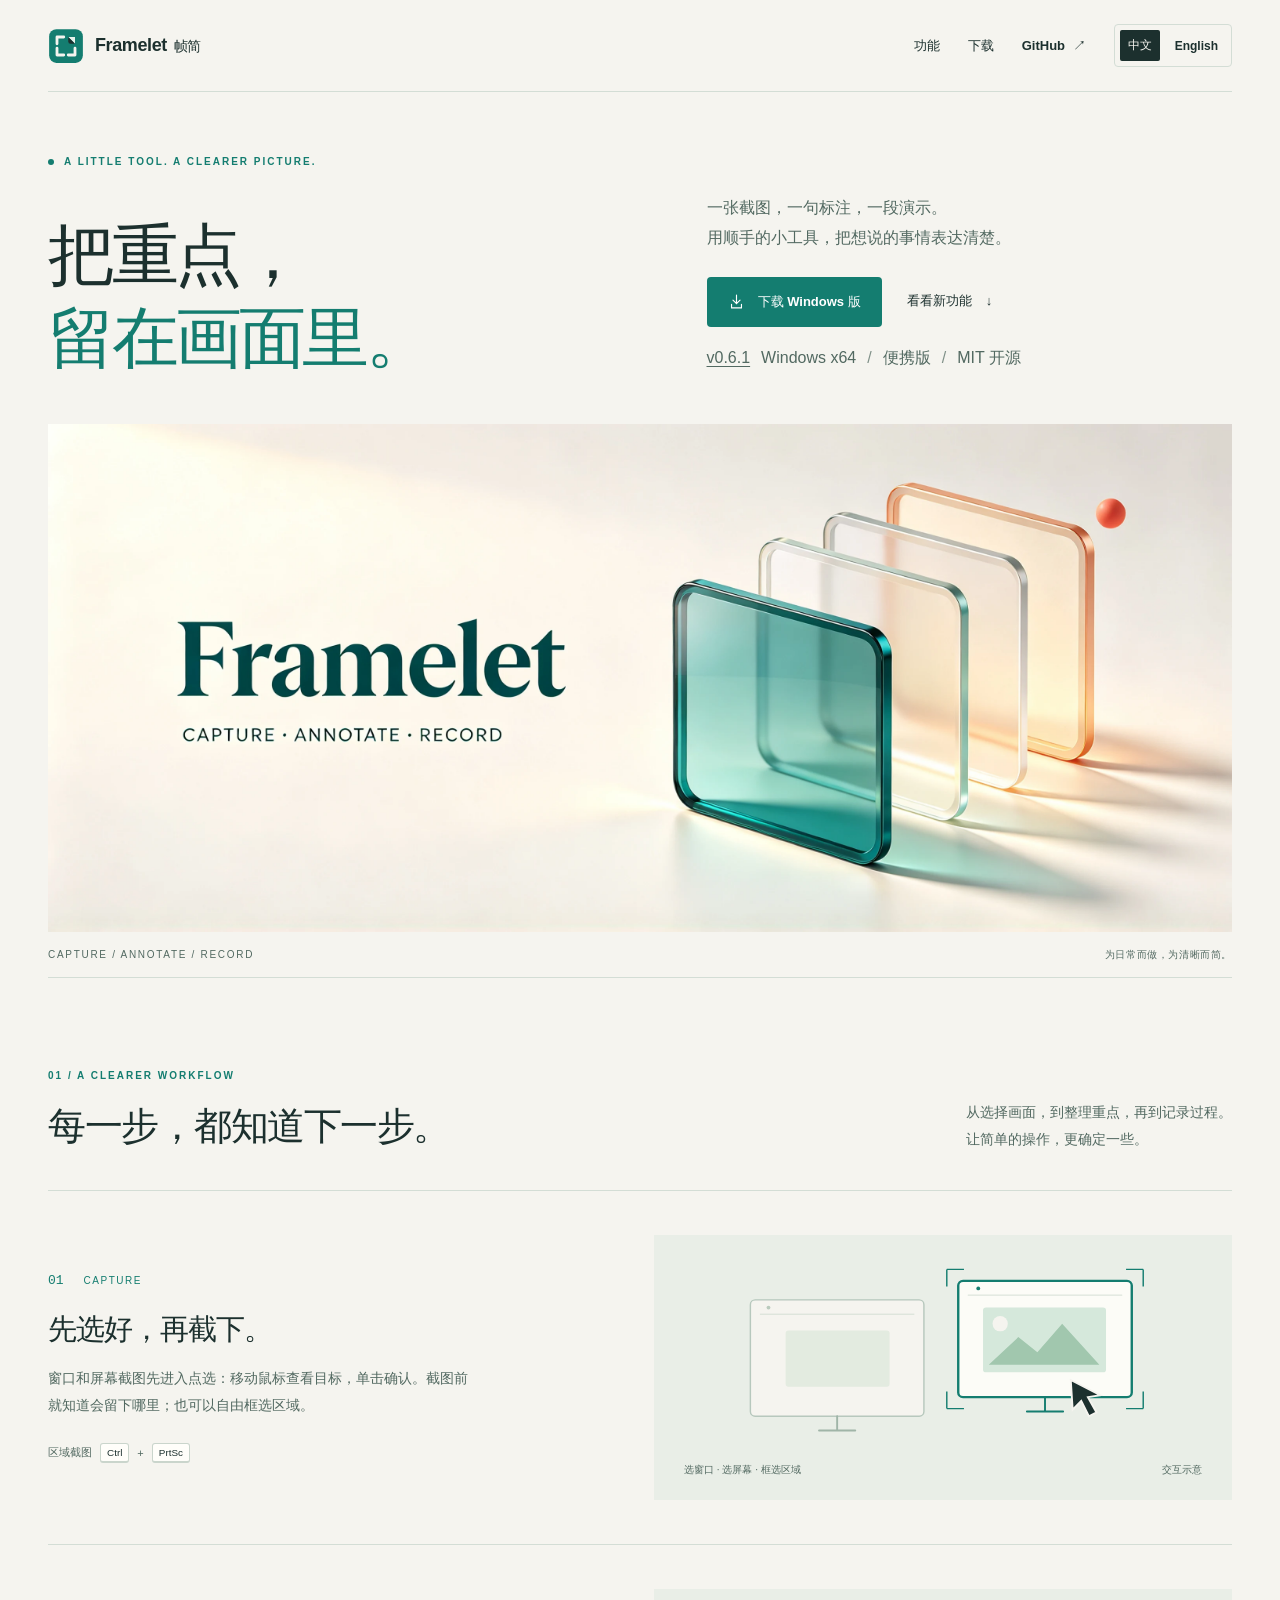
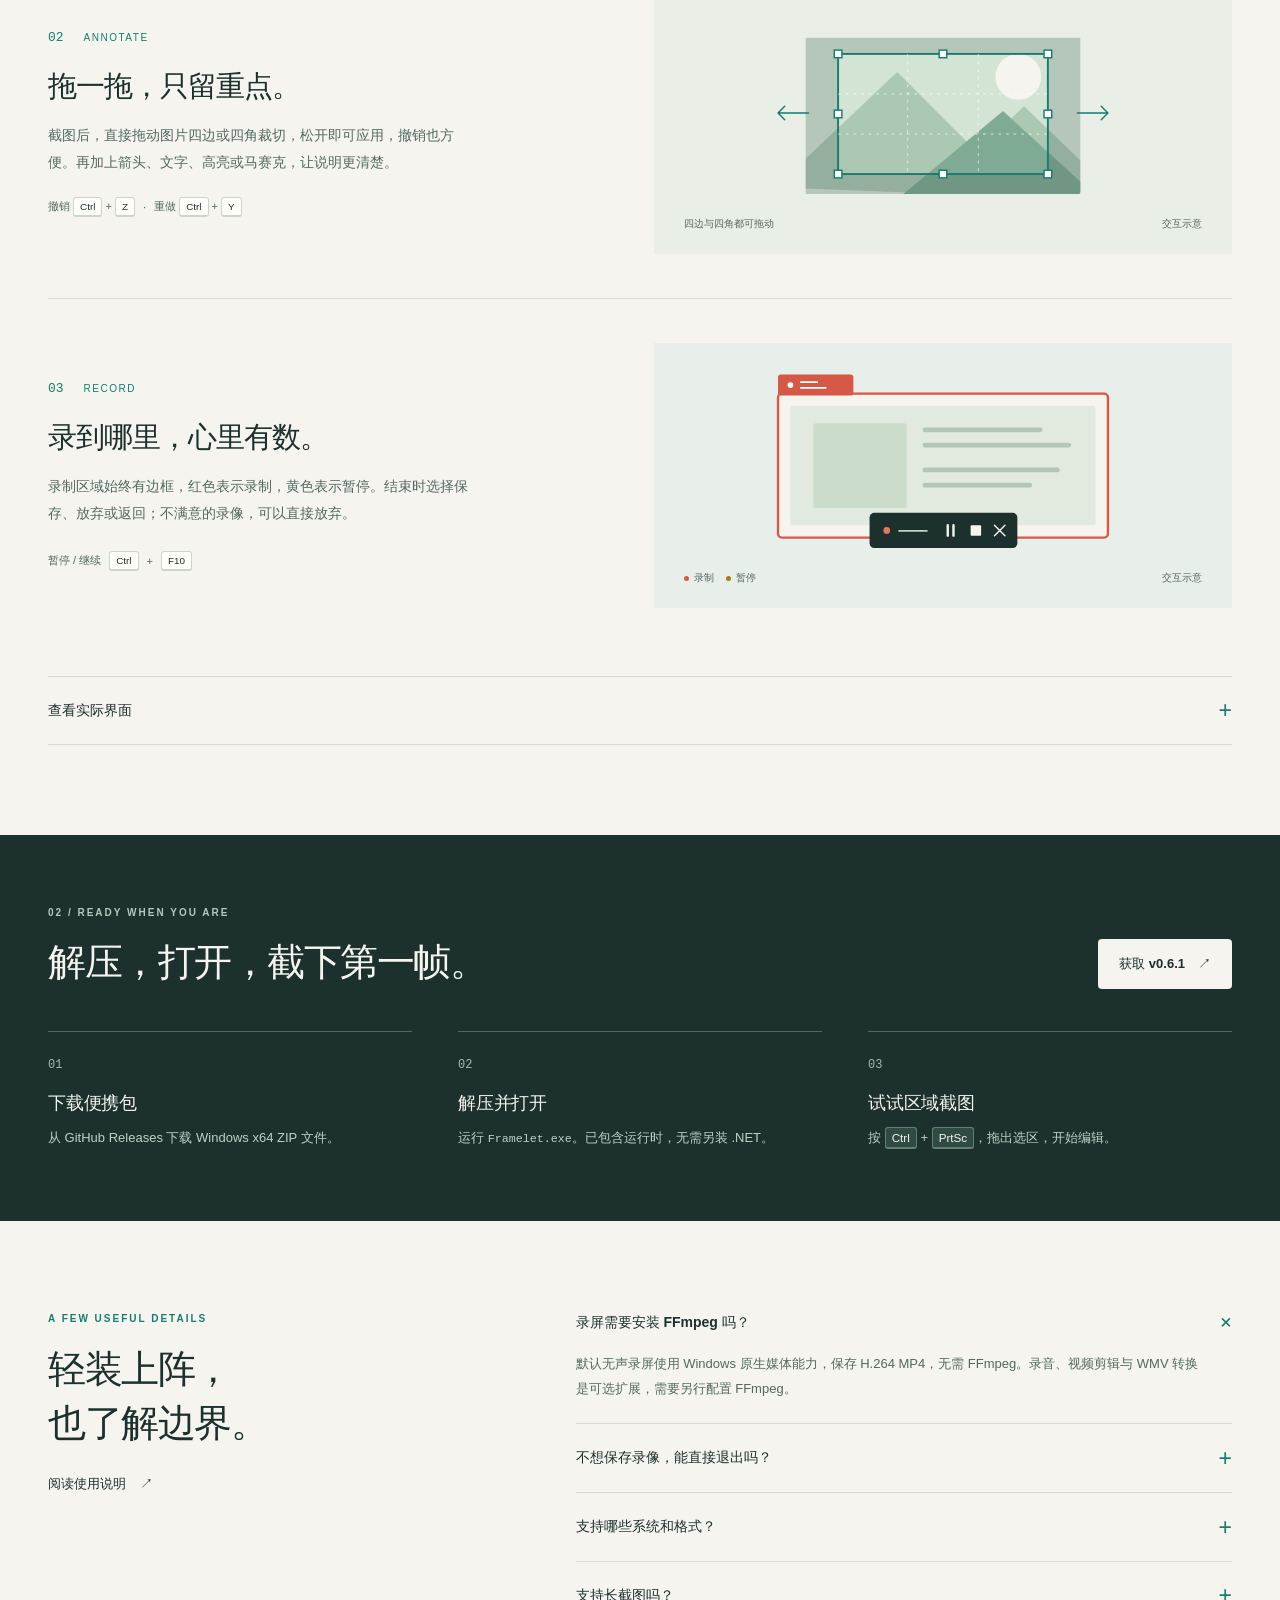
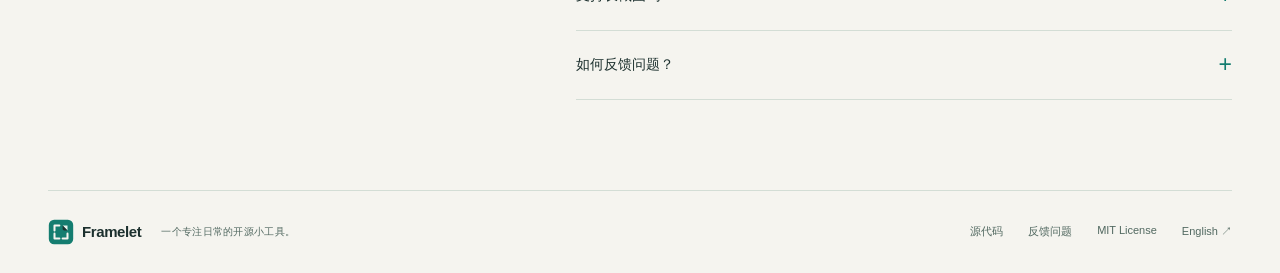
<file: docs/index.html>
<!doctype html>
<html lang="zh-CN">
<head>
  <meta charset="utf-8">
  <meta name="viewport" content="width=device-width, initial-scale=1">
  <meta name="theme-color" content="#1c302e">
  <meta name="description" content="开源的 Windows 截图、标注与录屏工具。点选窗口与屏幕，拖动边缘裁切，录制时看得见范围，结束后自由保存或放弃。便携运行，MIT 开源。">
  <meta property="og:type" content="website">
  <meta property="og:site_name" content="Framelet">
  <meta property="og:locale" content="zh_CN">
  <meta property="og:title" content="帧简 Framelet — 把重点，留在画面里。">
  <meta property="og:description" content="开源的 Windows 截图、标注与录屏工具。点选窗口与屏幕，拖动边缘裁切，录制时看得见范围，结束后自由保存或放弃。便携运行，MIT 开源。">
  <meta property="og:url" content="https://chenzhiyong1994.github.io/Framelet/">
  <meta property="og:image" content="https://chenzhiyong1994.github.io/Framelet/images/framelet-cover.webp">
  <meta property="og:image:width" content="3024">
  <meta property="og:image:height" content="1296">
  <meta property="og:image:alt" content="Framelet 品牌封面，暖白纸面上叠放的绿色取景框与清晰的品牌文字">
  <meta name="twitter:card" content="summary_large_image">
  <link rel="canonical" href="https://chenzhiyong1994.github.io/Framelet/">
  <link rel="alternate" hreflang="zh-CN" href="https://chenzhiyong1994.github.io/Framelet/">
  <link rel="alternate" hreflang="en" href="https://chenzhiyong1994.github.io/Framelet/en.html">
  <link rel="alternate" hreflang="x-default" href="https://chenzhiyong1994.github.io/Framelet/">
  <link rel="icon" type="image/svg+xml" href="images/framelet.svg">
  <link rel="stylesheet" href="site.css">
  <script src="site.js" defer></script>
  <title>帧简 Framelet — 把重点，留在画面里。</title>
</head>
<body>
  <a class="skip-link" href="#main">跳到主要内容</a>
  <header class="site-header wrap">
    <a class="brand" href="index.html" aria-label="帧简 Framelet 首页">
      <img src="images/framelet.svg" width="36" height="36" alt="">
      <span class="brand-name">Framelet <span lang="zh-CN">帧简</span></span>
    </a>
    <nav class="site-nav" aria-label="主导航">
      <a class="nav-section" href="#features">功能</a>
      <a class="nav-section" href="#start">下载</a>
      <a class="source-link" href="https://github.com/chenzhiyong1994/Framelet">GitHub <span class="nav-arrow" aria-hidden="true">↗</span></a>
      <div class="language-switch" role="group" aria-label="语言切换">
        <a href="index.html" lang="zh-CN" hreflang="zh-CN" aria-current="page">中文</a>
        <a href="en.html" lang="en" hreflang="en">English</a>
      </div>
    </nav>
  </header>

  <main id="main">
    <section class="hero wrap" aria-labelledby="hero-title">
      <p class="eyebrow"><span class="status-dot" aria-hidden="true"></span>A LITTLE TOOL. A CLEARER PICTURE.</p>
      <div class="hero-top">
        <h1 id="hero-title">把重点，<br><em>留在画面里。</em></h1>
        <div class="hero-copy">
          <p>一张截图，一句标注，一段演示。<br>用顺手的小工具，把想说的事情表达清楚。</p>
          <div class="hero-actions"><a class="button primary" href="https://github.com/chenzhiyong1994/Framelet/releases/latest"><svg viewBox="0 0 24 24" aria-hidden="true"><path d="M12 3v12m-5-5 5 5 5-5M5 16v5h14v-5"/></svg>下载 Windows 版</a><a class="text-link" href="#features">看看新功能 <span aria-hidden="true">↓</span></a></div>
          <p class="release-meta"><a href="https://github.com/chenzhiyong1994/Framelet/releases/tag/v0.6.1">v0.6.1</a><span>Windows x64</span><span>便携版</span><span>MIT 开源</span></p>
        </div>
      </div>
      <figure>
        <div class="hero-art"><img src="images/framelet-cover.webp" width="3024" height="1296" alt="Framelet 品牌封面，暖白纸面上叠放的绿色取景框与清晰的品牌文字" fetchpriority="high"></div>
        <figcaption class="hero-caption"><span>CAPTURE / ANNOTATE / RECORD</span><span>为日常而做，为清晰而简。</span></figcaption>
      </figure>
    </section>

    <section class="wrap section" id="features" aria-labelledby="features-title">
      <div class="section-heading"><div><p class="eyebrow">01 / A CLEARER WORKFLOW</p><h2 id="features-title">每一步，都知道下一步。</h2></div><p>从选择画面，到整理重点，再到记录过程。<br>让简单的操作，更确定一些。</p></div>
      <article class="feature-row">
        <div class="feature-copy"><div class="feature-index"><span>01</span>CAPTURE</div><h3>先选好，再截下。</h3><p>窗口和屏幕截图先进入点选：移动鼠标查看目标，单击确认。截图前就知道会留下哪里；也可以自由框选区域。</p><div class="feature-note">区域截图<kbd>Ctrl</kbd> + <kbd>PrtSc</kbd></div></div>
        <figure class="feature-art"><svg viewBox="0 0 480 215" aria-hidden="true" focusable="false">
  <rect x="38" y="45" width="182" height="122" rx="5" fill="#f5f4ef" stroke="#b7c8bd" stroke-width="1.5"/>
  <path d="M110 182h38m-19-15v15" stroke="#a0b5a8" stroke-width="2" stroke-linecap="round"/>
  <rect x="256" y="25" width="182" height="122" rx="5" fill="#fcfcf7" stroke="#147d70" stroke-width="2.5"/>
  <path d="M328 162h38m-19-15v15" stroke="#147d70" stroke-width="2" stroke-linecap="round"/>
  <path d="M48 60h162M266 40h162" stroke="#d4dfd4"/>
  <circle cx="57" cy="53" r="2" fill="#bacbbd"/><circle cx="277" cy="33" r="2" fill="#147d70"/>
  <rect x="75" y="77" width="109" height="59" rx="3" fill="#e3ebe0"/>
  <rect x="282" y="53" width="129" height="68" rx="3" fill="#d5e8db"/>
  <path d="m288 113 31-29 20 16 26-30 39 43" fill="#a1c7ae"/><circle cx="300" cy="70" r="8" fill="#f5f4ef"/>
  <path d="M244 13h18m-18 0v18m206-18h-18m18 0v18M244 159h18m-18 0v-18m206 18h-18m18 0v-18" fill="none" stroke="#147d70" stroke-width="1.5"/>
  <path d="m374 129 2 31 9-9 8 16 8-4-9-16 13-2Z" fill="#1c302e" stroke="#f5f4ef" stroke-width="2"/>
</svg><figcaption><span>选窗口 · 选屏幕 · 框选区域</span><span>交互示意</span></figcaption></figure>
      </article>
      <article class="feature-row">
        <div class="feature-copy"><div class="feature-index"><span>02</span>ANNOTATE</div><h3>拖一拖，只留重点。</h3><p>截图后，直接拖动图片四边或四角裁切，松开即可应用，撤销也方便。再加上箭头、文字、高亮或马赛克，让说明更清楚。</p><div class="feature-note"><span>撤销 <kbd>Ctrl</kbd> + <kbd>Z</kbd></span><span>·</span><span>重做 <kbd>Ctrl</kbd> + <kbd>Y</kbd></span></div></div>
        <figure class="feature-art"><svg viewBox="0 0 480 215" aria-hidden="true" focusable="false">
  <defs><clipPath id="crop-scene"><rect x="96" y="28" width="288" height="164" rx="3"/></clipPath></defs>
  <rect x="96" y="28" width="288" height="164" rx="3" fill="#d3e4d5"/>
  <g clip-path="url(#crop-scene)"><circle cx="319" cy="69" r="24" fill="#f5f4ef"/><path d="m64 185 128-121 83 83 50-47 103 99" fill="#abc8b3"/><path d="m190 199 113-94 103 94" fill="#7fab94"/></g>
  <path d="M96 28h288v164H96ZM130 45v126h220V45Z" fill="#1c302e" fill-opacity=".16" fill-rule="evenodd"/>
  <rect x="130" y="45" width="220" height="126" fill="none" stroke="#147d70" stroke-width="2"/>
  <path d="M203 45v126m74-126v126M130 87h220m-220 42h220" stroke="#fffefa" stroke-opacity=".7" stroke-dasharray="3 5"/>
  <g fill="#fffefa" stroke="#147d70" stroke-width="1.5"><rect x="126" y="41" width="8" height="8"/><rect x="236" y="41" width="8" height="8"/><rect x="346" y="41" width="8" height="8"/><rect x="126" y="104" width="8" height="8"/><rect x="346" y="104" width="8" height="8"/><rect x="126" y="167" width="8" height="8"/><rect x="236" y="167" width="8" height="8"/><rect x="346" y="167" width="8" height="8"/></g>
  <path d="M99 107H67m0 0 7-7m-7 7 7 7M381 107h32m0 0-7-7m7 7-7 7" fill="none" stroke="#147d70" stroke-width="1.5" stroke-linecap="round" stroke-linejoin="round"/>
</svg><figcaption><span>四边与四角都可拖动</span><span>交互示意</span></figcaption></figure>
      </article>
      <article class="feature-row">
        <div class="feature-copy"><div class="feature-index"><span>03</span>RECORD</div><h3>录到哪里，心里有数。</h3><p>录制区域始终有边框，红色表示录制，黄色表示暂停。结束时选择保存、放弃或返回；不满意的录像，可以直接放弃。</p><div class="feature-note">暂停 / 继续<kbd>Ctrl</kbd> + <kbd>F10</kbd></div></div>
        <figure class="feature-art record-art"><svg viewBox="0 0 480 215" aria-hidden="true" focusable="false">
  <rect x="67" y="30" width="346" height="151" rx="4" fill="#f5f4ef"/>
  <rect x="80" y="43" width="320" height="125" rx="2" fill="#e2e9de"/>
  <rect x="104" y="61" width="98" height="89" rx="3" fill="#ccdccb"/><path d="M221 68h121m-121 16h151m-151 26h139m-139 16h110" stroke="#b4c7b6" stroke-width="5" stroke-linecap="round"/>
  <rect x="67" y="30" width="346" height="151" rx="4" fill="none" stroke="#d65947" stroke-width="2.5"/>
  <rect x="67" y="10" width="79" height="22" rx="3" fill="#d65947"/><circle cx="80" cy="21" r="3" fill="#fffefa"/><path d="M91 18h17m-17 6h26" stroke="#fffefa" stroke-width="2" stroke-linecap="round"/>
  <rect x="163" y="155" width="155" height="37" rx="5" fill="#1c302e"/>
  <circle cx="181" cy="173.5" r="3.5" fill="#e57761"/><path d="M194 174h29" stroke="#c3d3c9" stroke-width="2" stroke-linecap="round"/>
  <path d="M245 168v11m6-11v11" stroke="#f5f4ef" stroke-width="2.5" stroke-linecap="round"/>
  <rect x="269" y="168" width="11" height="11" rx="1" fill="#f5f4ef"/>
  <path d="m294 168 11 11m0-11-11 11" stroke="#f5f4ef" stroke-width="1.5" stroke-linecap="round"/>
</svg><figcaption><div class="record-legend"><span><i class="legend-dot" aria-hidden="true"></i>录制</span><span><i class="legend-dot paused" aria-hidden="true"></i>暂停</span></div><span>交互示意</span></figcaption></figure>
      </article>

      <details class="actual-ui" id="screenshots">
        <summary>查看实际界面<span class="expand-icon" aria-hidden="true">+</span></summary>
        <p class="actual-intro">应用界面目前为中文。以下为应用界面截图，点击图片可放大查看，详细操作见使用说明。</p>
        <div class="screenshot-gallery">
          <figure><a class="screenshot-link" href="images/framelet-editor.jpg" data-screenshot="图像编辑器"><img src="images/framelet-editor.jpg" width="1266" height="813" loading="lazy" alt="Framelet 图像编辑器实际界面，菜单、工具栏、图像标签和画布分区排列"></a><figcaption>图像编辑器</figcaption></figure>
          <figure><a class="screenshot-link" href="images/framelet-recorder.png" data-screenshot="录屏设置"><img src="images/framelet-recorder.png" width="394" height="385" loading="lazy" alt="Framelet 录屏设置实际界面，包含录制范围、选项和控制按钮"></a><figcaption>录屏设置</figcaption></figure>
          <figure><a class="screenshot-link" href="images/framelet-panel.jpg" data-screenshot="浮动工具栏"><img src="images/framelet-panel.jpg" width="413" height="73" loading="lazy" alt="Framelet 浮动工具栏实际界面，提供截图、录屏、编辑与设置入口"></a><figcaption>浮动工具栏</figcaption></figure>
        </div>
      </details>
    </section>

    <section class="start-section" id="start" aria-labelledby="start-title">
      <div class="wrap">
        <div class="start-top"><div><p class="eyebrow">02 / READY WHEN YOU ARE</p><h2 id="start-title">解压，打开，截下第一帧。</h2></div><a class="button light" href="https://github.com/chenzhiyong1994/Framelet/releases/latest">获取 v0.6.1<span aria-hidden="true">↗</span></a></div>
        <ol class="steps"><li><span>01</span><h3>下载便携包</h3><p>从 GitHub Releases 下载 Windows x64 ZIP 文件。</p></li>
          <li><span>02</span><h3>解压并打开</h3><p>运行 <code>Framelet.exe</code>。已包含运行时，无需另装 .NET。</p></li>
          <li><span>03</span><h3>试试区域截图</h3><p>按 <kbd>Ctrl</kbd> + <kbd>PrtSc</kbd>，拖出选区，开始编辑。</p></li></ol>
      </div>
    </section>

    <section class="wrap section faq-section" aria-labelledby="faq-title">
      <div><p class="eyebrow">A FEW USEFUL DETAILS</p><h2 id="faq-title">轻装上阵，<br>也了解边界。</h2><a class="text-link" href="https://github.com/chenzhiyong1994/Framelet/blob/main/docs/usage.md">阅读使用说明<span aria-hidden="true">↗</span></a></div>
      <div class="faq-list"><details open><summary>录屏需要安装 FFmpeg 吗？<span class="expand-icon" aria-hidden="true">+</span></summary><p>默认无声录屏使用 Windows 原生媒体能力，保存 H.264 MP4，无需 FFmpeg。录音、视频剪辑与 WMV 转换是可选扩展，需要另行配置 FFmpeg。</p></details>
        <details><summary>不想保存录像，能直接退出吗？<span class="expand-icon" aria-hidden="true">+</span></summary><p>可以。结束录制或关闭录像机时，可选择保存、放弃或返回。录制中与暂停时，也能直接放弃录像。取消保存位置选择后，录像仍保留，可继续录制或放弃。</p></details>
        <details><summary>支持哪些系统和格式？<span class="expand-icon" aria-hidden="true">+</span></summary><p>便携版面向 Windows x64；原生录屏需要系统具备 Windows 媒体组件。图像支持 PNG、JPEG、BMP、GIF、TIFF，也可导出单页 PDF。GIF / TIFF 仅处理首帧或首页。</p></details>
        <details><summary>支持长截图吗？<span class="expand-icon" aria-hidden="true">+</span></summary><p>支持框选区域或点选屏幕后自动滚动、采集与拼接，到底自动完成。F8 暂停或继续，F9 提前完成，Esc 取消。建议框选正文；动态页面或无法可靠对齐的内容会暂停。</p></details>
        <details><summary>如何反馈问题？<span class="expand-icon" aria-hidden="true">+</span></summary><p>欢迎在 <a href="https://github.com/chenzhiyong1994/Framelet/issues">GitHub Issues</a> 提交版本、Windows 缩放比例和复现步骤。真实多屏混合 DPI、音频与长时间录制仍需进一步验证，已验证范围见<a href="https://github.com/chenzhiyong1994/Framelet/blob/main/docs/validation.md">验证记录</a>。</p></details></div>
    </section>
  </main>

  <footer class="wrap site-footer">
    <div class="footer-brand"><a class="brand" href="index.html"><img src="images/framelet.svg" width="26" height="26" alt=""><span>Framelet</span></a><p>一个专注日常的开源小工具。</p></div>
    <div class="footer-links"><a href="https://github.com/chenzhiyong1994/Framelet">源代码</a><a href="https://github.com/chenzhiyong1994/Framelet/issues">反馈问题</a><a href="https://github.com/chenzhiyong1994/Framelet/blob/main/LICENSE">MIT License</a><a href="en.html" lang="en" hreflang="en">English <span aria-hidden="true">↗</span></a></div>
  </footer>

  <dialog id="image-dialog" aria-labelledby="dialog-title">
    <div class="dialog-heading"><h2 id="dialog-title">Framelet 实际界面</h2><button type="button" class="dialog-close" autofocus>关闭 ×</button></div>
    <img id="dialog-image" src="images/framelet-editor.jpg" loading="lazy" alt="Framelet 图像编辑器实际界面">
    <p>按 Esc 关闭</p>
  </dialog>
</body>
</html>
</file>
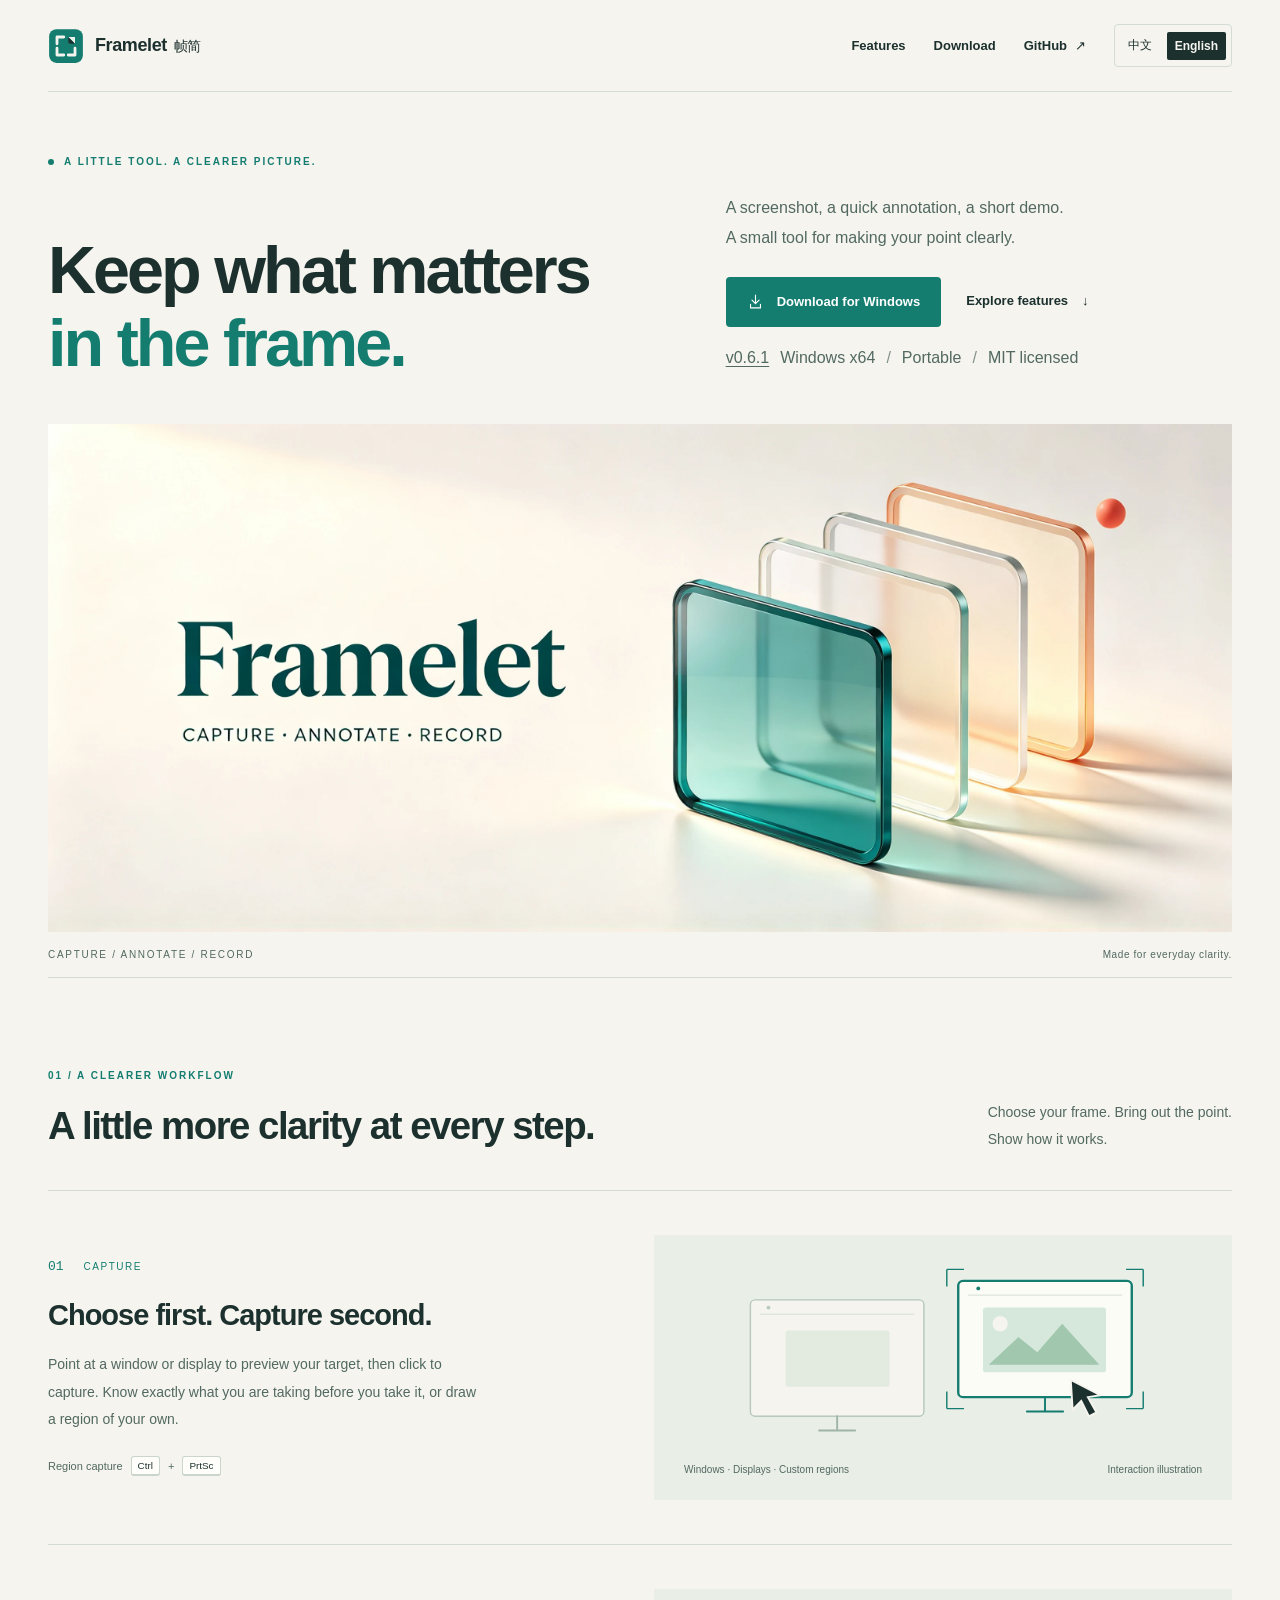
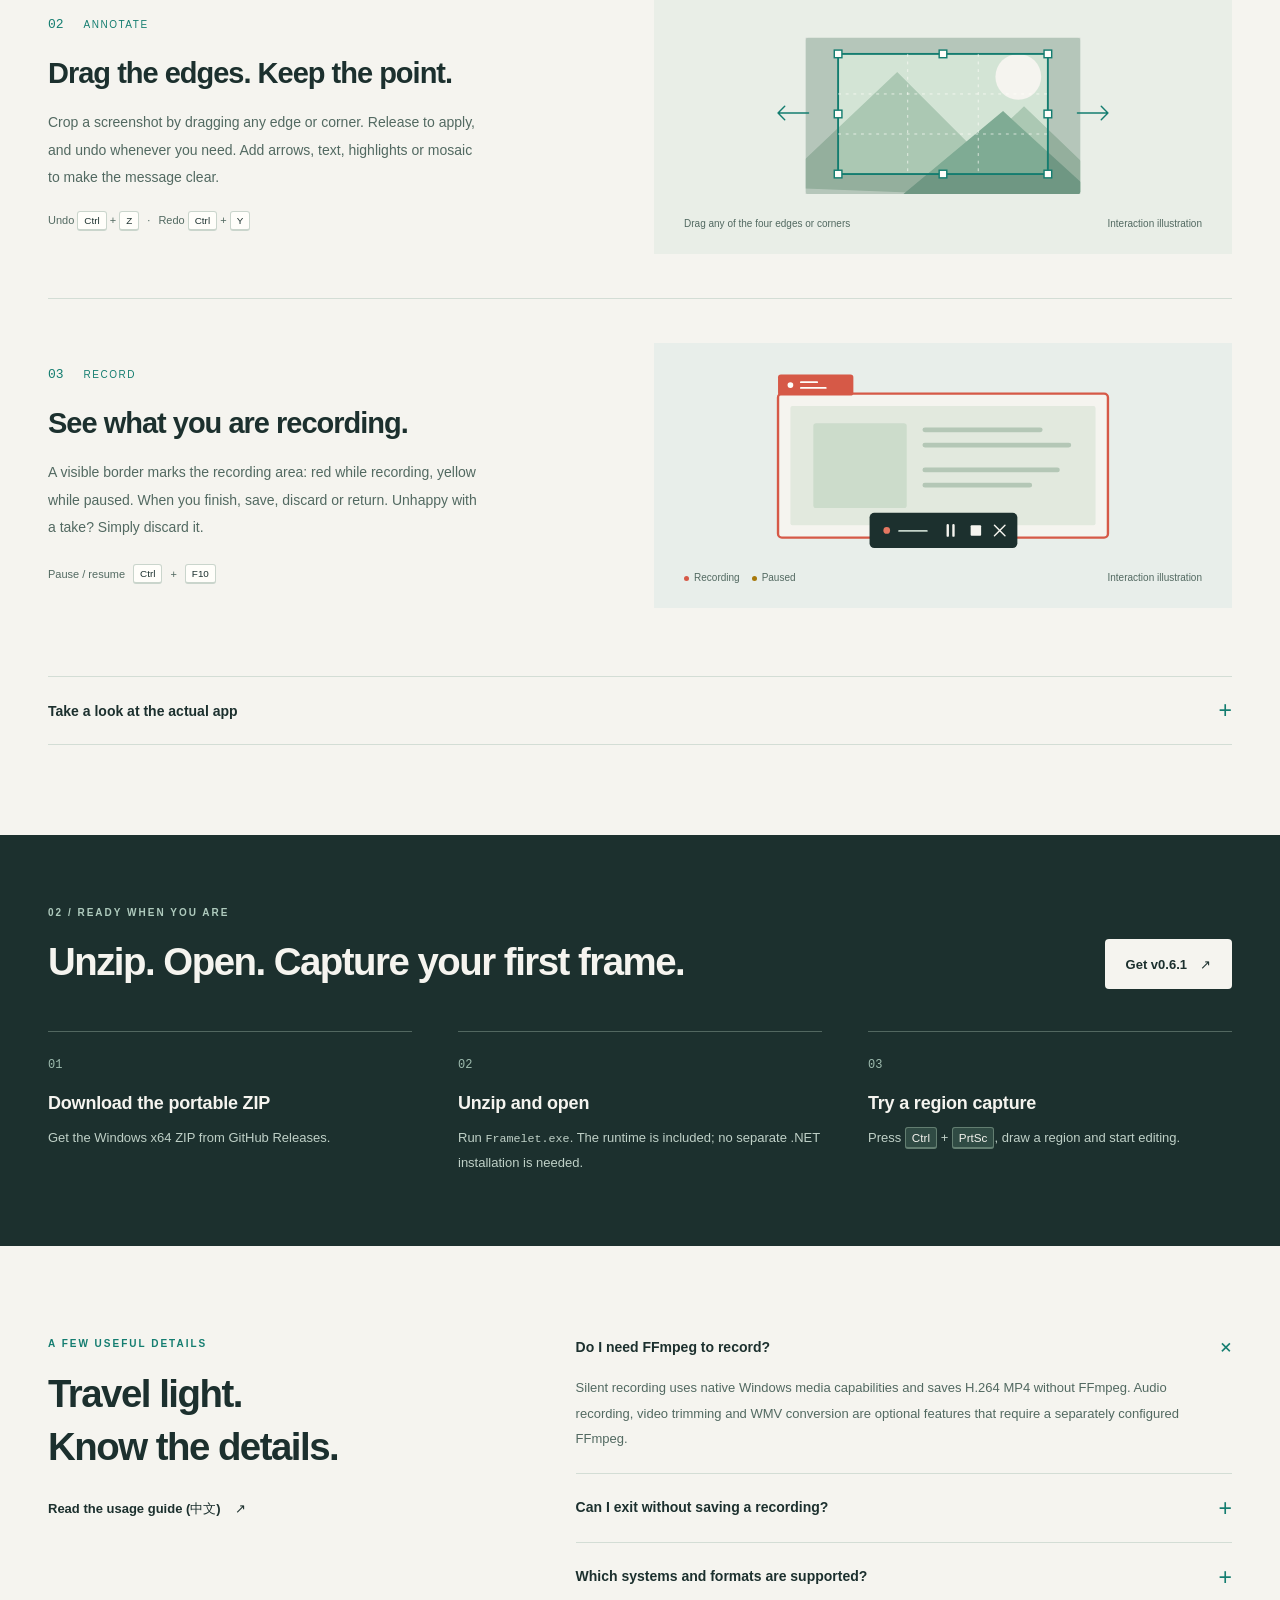
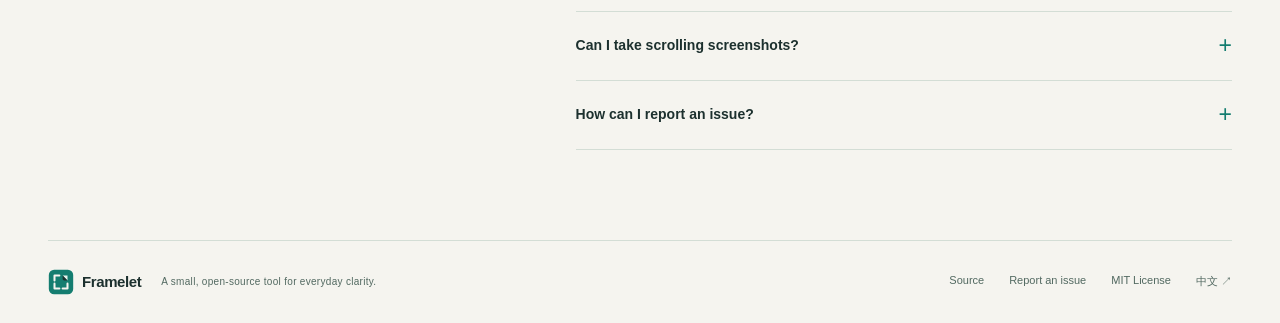
<file: docs/en.html>
<!doctype html>
<html lang="en">
<head>
  <meta charset="utf-8">
  <meta name="viewport" content="width=device-width, initial-scale=1">
  <meta name="theme-color" content="#1c302e">
  <meta name="description" content="An open-source Windows tool for screenshots, annotations and screen recording. Pick a window or display, drag to crop, see your recording area, and save or discard when finished. Portable. MIT licensed.">
  <meta property="og:type" content="website">
  <meta property="og:site_name" content="Framelet">
  <meta property="og:locale" content="en_US">
  <meta property="og:title" content="Framelet — Keep what matters in the frame.">
  <meta property="og:description" content="An open-source Windows tool for screenshots, annotations and screen recording. Pick a window or display, drag to crop, see your recording area, and save or discard when finished. Portable. MIT licensed.">
  <meta property="og:url" content="https://chenzhiyong1994.github.io/Framelet/en.html">
  <meta property="og:image" content="https://chenzhiyong1994.github.io/Framelet/images/framelet-cover.webp">
  <meta property="og:image:width" content="3024">
  <meta property="og:image:height" content="1296">
  <meta property="og:image:alt" content="Framelet brand artwork with layered green frames on warm white paper and the Framelet wordmark">
  <meta name="twitter:card" content="summary_large_image">
  <link rel="canonical" href="https://chenzhiyong1994.github.io/Framelet/en.html">
  <link rel="alternate" hreflang="zh-CN" href="https://chenzhiyong1994.github.io/Framelet/">
  <link rel="alternate" hreflang="en" href="https://chenzhiyong1994.github.io/Framelet/en.html">
  <link rel="alternate" hreflang="x-default" href="https://chenzhiyong1994.github.io/Framelet/">
  <link rel="icon" type="image/svg+xml" href="images/framelet.svg">
  <link rel="stylesheet" href="site.css">
  <script src="site.js" defer></script>
  <title>Framelet — Keep what matters in the frame.</title>
</head>
<body>
  <a class="skip-link" href="#main">Skip to main content</a>
  <header class="site-header wrap">
    <a class="brand" href="en.html" aria-label="Framelet home">
      <img src="images/framelet.svg" width="36" height="36" alt="">
      <span class="brand-name">Framelet <span lang="zh-CN">帧简</span></span>
    </a>
    <nav class="site-nav" aria-label="Main navigation">
      <a class="nav-section" href="#features">Features</a>
      <a class="nav-section" href="#start">Download</a>
      <a class="source-link" href="https://github.com/chenzhiyong1994/Framelet">GitHub <span class="nav-arrow" aria-hidden="true">↗</span></a>
      <div class="language-switch" role="group" aria-label="Language">
        <a href="index.html" lang="zh-CN" hreflang="zh-CN">中文</a>
        <a href="en.html" lang="en" hreflang="en" aria-current="page">English</a>
      </div>
    </nav>
  </header>

  <main id="main">
    <section class="hero wrap" aria-labelledby="hero-title">
      <p class="eyebrow"><span class="status-dot" aria-hidden="true"></span>A LITTLE TOOL. A CLEARER PICTURE.</p>
      <div class="hero-top">
        <h1 id="hero-title">Keep what matters<br><em>in the frame.</em></h1>
        <div class="hero-copy">
          <p>A screenshot, a quick annotation, a short demo.<br>A small tool for making your point clearly.</p>
          <div class="hero-actions"><a class="button primary" href="https://github.com/chenzhiyong1994/Framelet/releases/latest"><svg viewBox="0 0 24 24" aria-hidden="true"><path d="M12 3v12m-5-5 5 5 5-5M5 16v5h14v-5"/></svg>Download for Windows</a><a class="text-link" href="#features">Explore features <span aria-hidden="true">↓</span></a></div>
          <p class="release-meta"><a href="https://github.com/chenzhiyong1994/Framelet/releases/tag/v0.6.1">v0.6.1</a><span>Windows x64</span><span>Portable</span><span>MIT licensed</span></p>
        </div>
      </div>
      <figure>
        <div class="hero-art"><img src="images/framelet-cover.webp" width="3024" height="1296" alt="Framelet brand artwork with layered green frames on warm white paper and the Framelet wordmark" fetchpriority="high"></div>
        <figcaption class="hero-caption"><span>CAPTURE / ANNOTATE / RECORD</span><span>Made for everyday clarity.</span></figcaption>
      </figure>
    </section>

    <section class="wrap section" id="features" aria-labelledby="features-title">
      <div class="section-heading"><div><p class="eyebrow">01 / A CLEARER WORKFLOW</p><h2 id="features-title">A little more clarity at every step.</h2></div><p>Choose your frame. Bring out the point.<br>Show how it works.</p></div>
      <article class="feature-row">
        <div class="feature-copy"><div class="feature-index"><span>01</span>CAPTURE</div><h3>Choose first. Capture second.</h3><p>Point at a window or display to preview your target, then click to capture. Know exactly what you are taking before you take it, or draw a region of your own.</p><div class="feature-note">Region capture<kbd>Ctrl</kbd> + <kbd>PrtSc</kbd></div></div>
        <figure class="feature-art"><svg viewBox="0 0 480 215" aria-hidden="true" focusable="false">
  <rect x="38" y="45" width="182" height="122" rx="5" fill="#f5f4ef" stroke="#b7c8bd" stroke-width="1.5"/>
  <path d="M110 182h38m-19-15v15" stroke="#a0b5a8" stroke-width="2" stroke-linecap="round"/>
  <rect x="256" y="25" width="182" height="122" rx="5" fill="#fcfcf7" stroke="#147d70" stroke-width="2.5"/>
  <path d="M328 162h38m-19-15v15" stroke="#147d70" stroke-width="2" stroke-linecap="round"/>
  <path d="M48 60h162M266 40h162" stroke="#d4dfd4"/>
  <circle cx="57" cy="53" r="2" fill="#bacbbd"/><circle cx="277" cy="33" r="2" fill="#147d70"/>
  <rect x="75" y="77" width="109" height="59" rx="3" fill="#e3ebe0"/>
  <rect x="282" y="53" width="129" height="68" rx="3" fill="#d5e8db"/>
  <path d="m288 113 31-29 20 16 26-30 39 43" fill="#a1c7ae"/><circle cx="300" cy="70" r="8" fill="#f5f4ef"/>
  <path d="M244 13h18m-18 0v18m206-18h-18m18 0v18M244 159h18m-18 0v-18m206 18h-18m18 0v-18" fill="none" stroke="#147d70" stroke-width="1.5"/>
  <path d="m374 129 2 31 9-9 8 16 8-4-9-16 13-2Z" fill="#1c302e" stroke="#f5f4ef" stroke-width="2"/>
</svg><figcaption><span>Windows · Displays · Custom regions</span><span>Interaction illustration</span></figcaption></figure>
      </article>
      <article class="feature-row">
        <div class="feature-copy"><div class="feature-index"><span>02</span>ANNOTATE</div><h3>Drag the edges. Keep the point.</h3><p>Crop a screenshot by dragging any edge or corner. Release to apply, and undo whenever you need. Add arrows, text, highlights or mosaic to make the message clear.</p><div class="feature-note"><span>Undo <kbd>Ctrl</kbd> + <kbd>Z</kbd></span><span>·</span><span>Redo <kbd>Ctrl</kbd> + <kbd>Y</kbd></span></div></div>
        <figure class="feature-art"><svg viewBox="0 0 480 215" aria-hidden="true" focusable="false">
  <defs><clipPath id="crop-scene"><rect x="96" y="28" width="288" height="164" rx="3"/></clipPath></defs>
  <rect x="96" y="28" width="288" height="164" rx="3" fill="#d3e4d5"/>
  <g clip-path="url(#crop-scene)"><circle cx="319" cy="69" r="24" fill="#f5f4ef"/><path d="m64 185 128-121 83 83 50-47 103 99" fill="#abc8b3"/><path d="m190 199 113-94 103 94" fill="#7fab94"/></g>
  <path d="M96 28h288v164H96ZM130 45v126h220V45Z" fill="#1c302e" fill-opacity=".16" fill-rule="evenodd"/>
  <rect x="130" y="45" width="220" height="126" fill="none" stroke="#147d70" stroke-width="2"/>
  <path d="M203 45v126m74-126v126M130 87h220m-220 42h220" stroke="#fffefa" stroke-opacity=".7" stroke-dasharray="3 5"/>
  <g fill="#fffefa" stroke="#147d70" stroke-width="1.5"><rect x="126" y="41" width="8" height="8"/><rect x="236" y="41" width="8" height="8"/><rect x="346" y="41" width="8" height="8"/><rect x="126" y="104" width="8" height="8"/><rect x="346" y="104" width="8" height="8"/><rect x="126" y="167" width="8" height="8"/><rect x="236" y="167" width="8" height="8"/><rect x="346" y="167" width="8" height="8"/></g>
  <path d="M99 107H67m0 0 7-7m-7 7 7 7M381 107h32m0 0-7-7m7 7-7 7" fill="none" stroke="#147d70" stroke-width="1.5" stroke-linecap="round" stroke-linejoin="round"/>
</svg><figcaption><span>Drag any of the four edges or corners</span><span>Interaction illustration</span></figcaption></figure>
      </article>
      <article class="feature-row">
        <div class="feature-copy"><div class="feature-index"><span>03</span>RECORD</div><h3>See what you are recording.</h3><p>A visible border marks the recording area: red while recording, yellow while paused. When you finish, save, discard or return. Unhappy with a take? Simply discard it.</p><div class="feature-note">Pause / resume<kbd>Ctrl</kbd> + <kbd>F10</kbd></div></div>
        <figure class="feature-art record-art"><svg viewBox="0 0 480 215" aria-hidden="true" focusable="false">
  <rect x="67" y="30" width="346" height="151" rx="4" fill="#f5f4ef"/>
  <rect x="80" y="43" width="320" height="125" rx="2" fill="#e2e9de"/>
  <rect x="104" y="61" width="98" height="89" rx="3" fill="#ccdccb"/><path d="M221 68h121m-121 16h151m-151 26h139m-139 16h110" stroke="#b4c7b6" stroke-width="5" stroke-linecap="round"/>
  <rect x="67" y="30" width="346" height="151" rx="4" fill="none" stroke="#d65947" stroke-width="2.5"/>
  <rect x="67" y="10" width="79" height="22" rx="3" fill="#d65947"/><circle cx="80" cy="21" r="3" fill="#fffefa"/><path d="M91 18h17m-17 6h26" stroke="#fffefa" stroke-width="2" stroke-linecap="round"/>
  <rect x="163" y="155" width="155" height="37" rx="5" fill="#1c302e"/>
  <circle cx="181" cy="173.5" r="3.5" fill="#e57761"/><path d="M194 174h29" stroke="#c3d3c9" stroke-width="2" stroke-linecap="round"/>
  <path d="M245 168v11m6-11v11" stroke="#f5f4ef" stroke-width="2.5" stroke-linecap="round"/>
  <rect x="269" y="168" width="11" height="11" rx="1" fill="#f5f4ef"/>
  <path d="m294 168 11 11m0-11-11 11" stroke="#f5f4ef" stroke-width="1.5" stroke-linecap="round"/>
</svg><figcaption><div class="record-legend"><span><i class="legend-dot" aria-hidden="true"></i>Recording</span><span><i class="legend-dot paused" aria-hidden="true"></i>Paused</span></div><span>Interaction illustration</span></figcaption></figure>
      </article>

      <details class="actual-ui" id="screenshots">
        <summary>Take a look at the actual app<span class="expand-icon" aria-hidden="true">+</span></summary>
        <p class="actual-intro">The app interface is currently in Chinese. These are screenshots of the app. Select an image to view it at full size; the usage guide covers the details.</p>
        <div class="screenshot-gallery">
          <figure><a class="screenshot-link" href="images/framelet-editor.jpg" data-screenshot="Image editor"><img src="images/framelet-editor.jpg" width="1266" height="813" loading="lazy" alt="The Framelet image editor, with separate menus, toolbar, image tabs and canvas"></a><figcaption>Image editor</figcaption></figure>
          <figure><a class="screenshot-link" href="images/framelet-recorder.png" data-screenshot="Recording settings"><img src="images/framelet-recorder.png" width="394" height="385" loading="lazy" alt="Framelet recording settings with capture area, options and recording controls"></a><figcaption>Recording settings</figcaption></figure>
          <figure><a class="screenshot-link" href="images/framelet-panel.jpg" data-screenshot="Floating toolbar"><img src="images/framelet-panel.jpg" width="413" height="73" loading="lazy" alt="The compact Framelet floating toolbar with capture, recording, editing and settings controls"></a><figcaption>Floating toolbar</figcaption></figure>
        </div>
      </details>
    </section>

    <section class="start-section" id="start" aria-labelledby="start-title">
      <div class="wrap">
        <div class="start-top"><div><p class="eyebrow">02 / READY WHEN YOU ARE</p><h2 id="start-title">Unzip. Open. Capture your first frame.</h2></div><a class="button light" href="https://github.com/chenzhiyong1994/Framelet/releases/latest">Get v0.6.1<span aria-hidden="true">↗</span></a></div>
        <ol class="steps"><li><span>01</span><h3>Download the portable ZIP</h3><p>Get the Windows x64 ZIP from GitHub Releases.</p></li>
          <li><span>02</span><h3>Unzip and open</h3><p>Run <code>Framelet.exe</code>. The runtime is included; no separate .NET installation is needed.</p></li>
          <li><span>03</span><h3>Try a region capture</h3><p>Press <kbd>Ctrl</kbd> + <kbd>PrtSc</kbd>, draw a region and start editing.</p></li></ol>
      </div>
    </section>

    <section class="wrap section faq-section" aria-labelledby="faq-title">
      <div><p class="eyebrow">A FEW USEFUL DETAILS</p><h2 id="faq-title">Travel light.<br>Know the details.</h2><a class="text-link" href="https://github.com/chenzhiyong1994/Framelet/blob/main/docs/usage.md">Read the usage guide (中文)<span aria-hidden="true">↗</span></a></div>
      <div class="faq-list"><details open><summary>Do I need FFmpeg to record?<span class="expand-icon" aria-hidden="true">+</span></summary><p>Silent recording uses native Windows media capabilities and saves H.264 MP4 without FFmpeg. Audio recording, video trimming and WMV conversion are optional features that require a separately configured FFmpeg.</p></details>
        <details><summary>Can I exit without saving a recording?<span class="expand-icon" aria-hidden="true">+</span></summary><p>Yes. Finishing a recording or closing the recorder gives you a choice to save, discard or return. You can also discard while recording or paused. Canceling the save dialog keeps the recording available to resume or discard.</p></details>
        <details><summary>Which systems and formats are supported?<span class="expand-icon" aria-hidden="true">+</span></summary><p>The portable build targets Windows x64. Native recording requires Windows media components. Image formats include PNG, JPEG, BMP, GIF and TIFF, plus single-page PDF export. Only the first frame or page of GIF / TIFF is handled.</p></details>
        <details><summary>Can I take scrolling screenshots?<span class="expand-icon" aria-hidden="true">+</span></summary><p>Select a region or screen to scroll, capture, and stitch automatically until the bottom. F8 pauses or resumes, F9 finishes early, and Esc cancels. Selecting the content area works best; capture pauses if changing content cannot be aligned reliably.</p></details>
        <details><summary>How can I report an issue?<span class="expand-icon" aria-hidden="true">+</span></summary><p>Open a <a href="https://github.com/chenzhiyong1994/Framelet/issues">GitHub issue</a> with your app version, Windows display scaling and reproduction steps. Physical mixed-DPI displays, audio and long recordings still need further validation. See the <a href="https://github.com/chenzhiyong1994/Framelet/blob/main/docs/validation.md">validation record (中文)</a> for tested coverage.</p></details></div>
    </section>
  </main>

  <footer class="wrap site-footer">
    <div class="footer-brand"><a class="brand" href="en.html"><img src="images/framelet.svg" width="26" height="26" alt=""><span>Framelet</span></a><p>A small, open-source tool for everyday clarity.</p></div>
    <div class="footer-links"><a href="https://github.com/chenzhiyong1994/Framelet">Source</a><a href="https://github.com/chenzhiyong1994/Framelet/issues">Report an issue</a><a href="https://github.com/chenzhiyong1994/Framelet/blob/main/LICENSE">MIT License</a><a href="index.html" lang="zh-CN" hreflang="zh-CN">中文 <span aria-hidden="true">↗</span></a></div>
  </footer>

  <dialog id="image-dialog" aria-labelledby="dialog-title">
    <div class="dialog-heading"><h2 id="dialog-title">Framelet app screenshot</h2><button type="button" class="dialog-close" autofocus>Close ×</button></div>
    <img id="dialog-image" src="images/framelet-editor.jpg" loading="lazy" alt="The Framelet image editor">
    <p>Press Esc to close</p>
  </dialog>
</body>
</html>
</file>
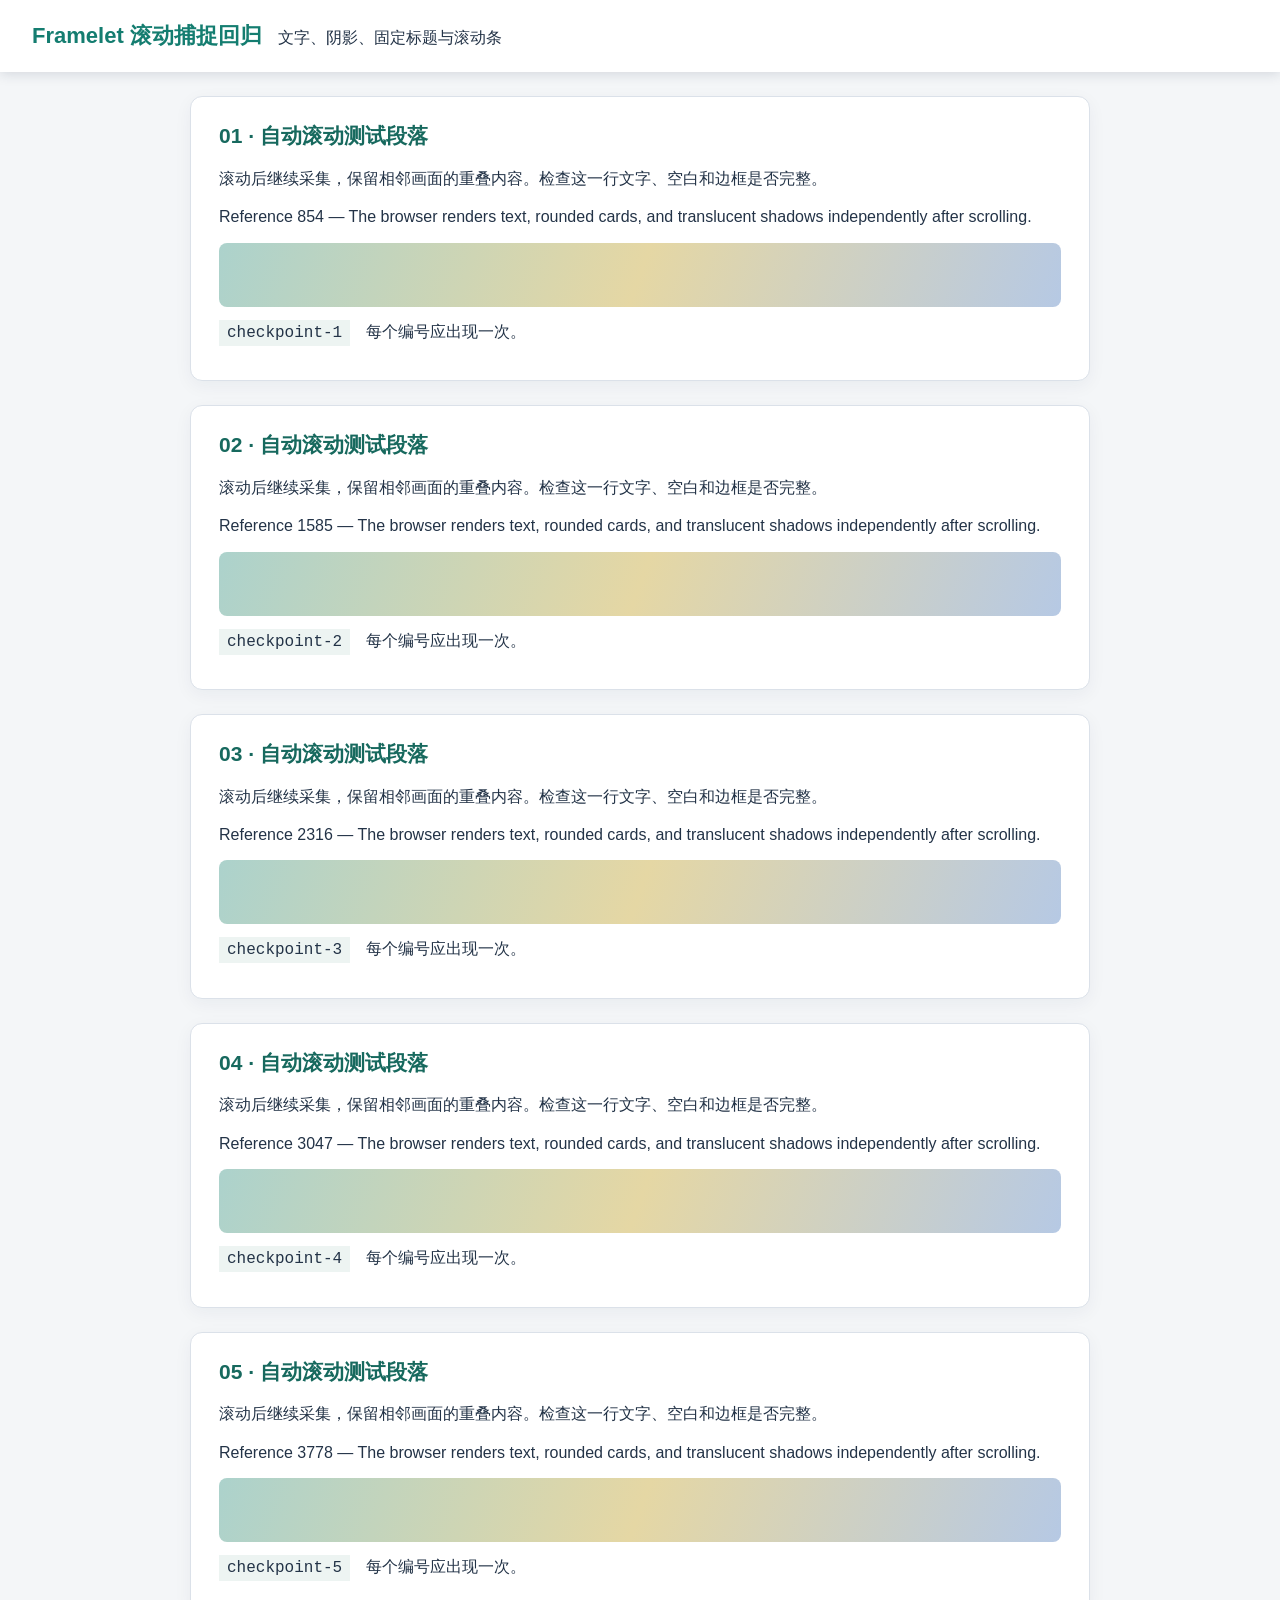
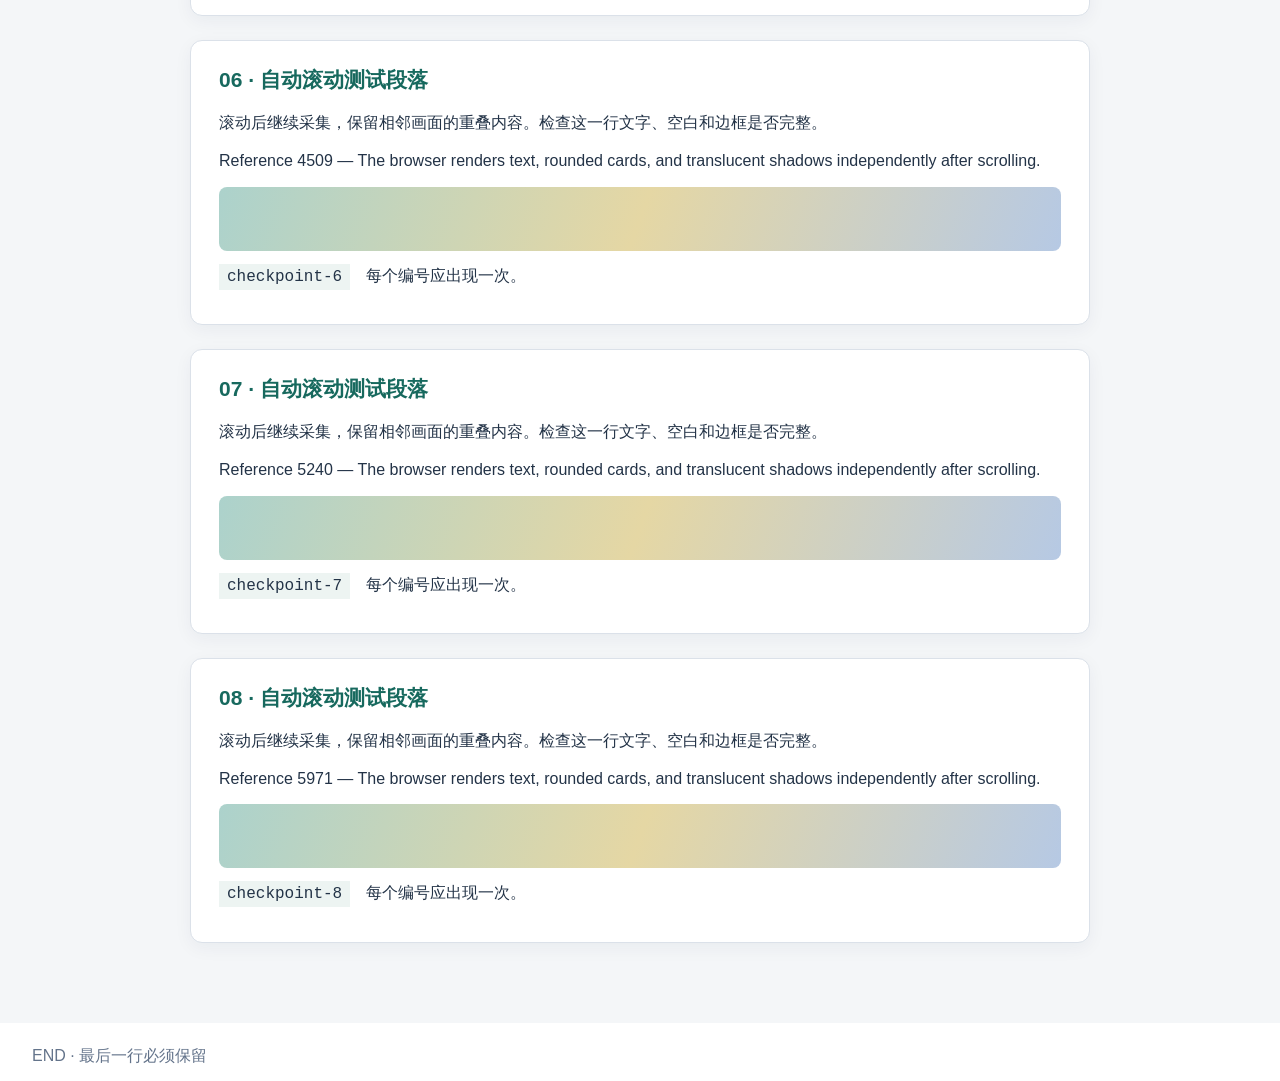
<file: src/Framelet/Capture/Verification/scroll-browser.html>
<!doctype html>
<html lang="zh-CN">
<meta charset="utf-8">
<title>Framelet scrolling regression</title>
<style>
* { box-sizing: border-box; }
html { scroll-behavior: smooth; }
body { margin: 0; background: #f4f6f8; color: #233347; font: 16px/1.65 "Segoe UI", "Microsoft YaHei UI", sans-serif; }
header { position: sticky; top: 0; z-index: 2; padding: 18px 32px; background: white; box-shadow: 0 2px 12px #1b284626; }
header strong { color: #147d70; font-size: 22px; }
main { width: min(900px, 90%); margin: 24px auto 80px; }
article { margin: 24px 0; padding: 22px 28px; background: white; border: 1px solid #dbe1e9; border-radius: 12px; box-shadow: 0 5px 18px #1631510d; }
article:hover { border-color: #147d70; }
h2 { margin: 0 0 8px; color: #17695e; font-size: 21px; }
p { margin: 12px 0; }
code { background: #edf4f2; padding: 4px 8px; }
.gradient { height: 64px; border-radius: 8px; background: linear-gradient(110deg, #acd2cc, #e5d7a4, #b6c9e4); }
footer { padding: 20px 32px; color: #64748b; background: white; }
</style>
<header><strong>Framelet 滚动捕捉回归</strong>　文字、阴影、固定标题与滚动条</header>
<main id="content"></main>
<footer>END · 最后一行必须保留</footer>
<script>
const content = document.getElementById("content");
for (let index = 1; index <= 8; index++) {
  const article = document.createElement("article");
  article.innerHTML = `<h2>${String(index).padStart(2, "0")} · 自动滚动测试段落</h2><p>滚动后继续采集，保留相邻画面的重叠内容。检查这一行文字、空白和边框是否完整。</p><p>Reference ${index * 731 + 123} — The browser renders text, rounded cards, and translucent shadows independently after scrolling.</p><div class="gradient"></div><p><code>checkpoint-${index}</code>　每个编号应出现一次。</p>`;
  content.append(article);
}
</script>
</html>
</file>
<file: docs/site.css>
@charset "UTF-8";

:root {
  --paper: #f5f4ef;
  --ink: #1c302e;
  --green: #147d70;
  --mint: #e5f2ec;
  --muted: #526961;
  --line: #d3ddd5;
  font-family: "Segoe UI", "Microsoft YaHei UI", "PingFang SC", sans-serif;
  color: var(--ink);
  background: var(--paper);
  font-synthesis: none;
  scroll-behavior: smooth;
  scroll-padding-top: 28px;
}
* { box-sizing: border-box; }
body { margin: 0; }
a { color: inherit; text-decoration: none; }
button { font: inherit; cursor: pointer; }
a, button, summary { -webkit-tap-highlight-color: transparent; touch-action: manipulation; }
a:focus-visible, button:focus-visible, summary:focus-visible { outline: 3px solid var(--green); outline-offset: 5px; }
img { display: block; max-width: 100%; height: auto; }
p, h1, h2, h3, figure { margin: 0; }
svg { display: block; }
[hidden] { display: none !important; }
.wrap { width: min(1240px, calc(100% - 96px)); margin-inline: auto; }
.skip-link { position: fixed; top: -100px; left: 20px; padding: 14px 20px; background: var(--ink); color: var(--paper); z-index: 10; }
.skip-link:focus { top: 16px; }
.site-header { min-height: 92px; display: flex; align-items: center; justify-content: space-between; gap: 24px; border-bottom: 1px solid var(--line); }
.brand { display: inline-flex; align-items: center; gap: 11px; white-space: nowrap; font-size: 18px; font-weight: 650; letter-spacing: -.4px; }
.brand-name { display: flex; align-items: baseline; gap: 7px; }
.brand-name span { font-size: 14px; font-weight: 500; }
.site-nav { display: flex; align-items: center; gap: 28px; font-size: 13px; font-weight: 600; }
.site-nav > a { padding-block: 13px; }
.site-nav a:hover, .text-link:hover, .site-footer a:hover { color: var(--green); }
.language-switch { display: flex; align-items: center; gap: 7px; font-size: 12px; padding: 5px; border: 1px solid var(--line); border-radius: 4px; }
.language-switch a { padding: 7px 8px; }
.language-switch [aria-current="page"] { background: var(--ink); color: var(--paper); border-radius: 2px; }
.nav-arrow { margin-left: 4px; }
.hero { padding-top: 62px; }
.eyebrow { display: flex; align-items: center; gap: 10px; font-size: 10px; line-height: 1.5; letter-spacing: 2px; font-weight: 650; color: var(--green); text-transform: uppercase; }
.status-dot { display: inline-block; width: 6px; height: 6px; background: currentColor; border-radius: 50%; flex: none; }
.hero-top { display: grid; grid-template-columns: 1.12fr 1fr; gap: 70px; align-items: end; padding: 24px 0 45px; }
h1 { font-size: clamp(46px, 5.2vw, 72px); font-weight: 600; line-height: 1.24; letter-spacing: -3.5px; }
h1 em { font-style: normal; color: var(--green); }
.hero-copy { padding-bottom: 6px; max-width: 410px; }
.hero-copy > p { color: var(--muted); font-size: 16px; line-height: 1.9; }
.hero-actions { display: flex; gap: 25px; align-items: center; flex-wrap: wrap; margin-top: 23px; }
.button { display: inline-flex; justify-content: center; align-items: center; gap: 13px; padding: 15px 21px; min-height: 50px; border-radius: 4px; font-size: 13px; font-weight: 650; transition: background .18s, transform .18s; }
.button:hover { transform: translateY(-2px); }
.primary { color: #fff; background: var(--green); }
.primary:hover { background: #10695e; }
.button svg { width: 17px; height: 17px; fill: none; stroke: currentColor; stroke-width: 1.6; stroke-linecap: round; stroke-linejoin: round; }
.text-link { display: inline-flex; align-items: center; gap: 14px; font-size: 13px; font-weight: 600; line-height: 1.6; }
.release-meta { display: flex; flex-wrap: wrap; gap: 6px 11px; margin-top: 16px; font-size: 11px; color: var(--muted); line-height: 1.6; }
.release-meta a { text-decoration: underline; text-underline-offset: 3px; }
.release-meta span + span::before { content: "/"; margin-right: 11px; color: #809189; }
.hero-art { background: var(--mint); overflow: hidden; }
.hero-art img { width: 100%; height: auto; }
.hero-caption { display: flex; justify-content: space-between; gap: 20px; padding-block: 14px; color: var(--muted); font-size: 10px; line-height: 1.7; letter-spacing: .6px; border-bottom: 1px solid var(--line); }
.hero-caption span:first-child { text-transform: uppercase; letter-spacing: 1.7px; }
.section { padding-block: 90px; }
.section-heading { display: flex; align-items: end; justify-content: space-between; gap: 40px; margin-bottom: 38px; }
.section-heading h2 { margin-top: 16px; }
h2 { font-size: clamp(29px, 3vw, 42px); line-height: 1.4; letter-spacing: -1.5px; font-weight: 600; }
.section-heading > p { color: var(--muted); font-size: 14px; line-height: 1.9; }
.feature-row { display: grid; grid-template-columns: 1fr 1.12fr; gap: 90px; align-items: center; padding: 44px 0; border-top: 1px solid var(--line); }
.feature-copy { max-width: 430px; }
.feature-index { display: flex; gap: 20px; align-items: center; color: var(--green); font-size: 10px; letter-spacing: 1.5px; text-transform: uppercase; margin-bottom: 20px; }
.feature-index span { font-family: Consolas, monospace; font-size: 13px; letter-spacing: 0; }
h3 { font-size: 29px; line-height: 1.45; font-weight: 600; letter-spacing: -1px; }
.feature-copy > p { font-size: 14px; line-height: 1.95; color: var(--muted); margin-block: 15px 23px; }
.feature-note { display: flex; align-items: center; gap: 8px; flex-wrap: wrap; font-size: 11px; color: var(--muted); }
kbd { font-family: "Segoe UI", sans-serif; font-size: .9em; padding: 3px 6px; border: 1px solid #cad5cc; border-bottom-width: 2px; border-radius: 3px; background: #fffefa; color: var(--ink); white-space: nowrap; }
code { font-family: Consolas, monospace; font-size: .9em; }
.feature-art { position: relative; background: #e9eee7; min-height: 265px; padding: 22px 30px 17px; }
.feature-art svg { width: 100%; height: 205px; overflow: visible; }
.feature-art figcaption { display: flex; justify-content: space-between; gap: 12px; color: var(--muted); font-size: 10px; line-height: 1.6; }
.feature-art.record-art { background: #e8eeea; }
.record-legend { display: flex; gap: 12px; flex-wrap: wrap; }
.record-legend > span { display: inline-flex; align-items: center; gap: 5px; }
.legend-dot { display: inline-block; width: 5px; height: 5px; border-radius: 50%; background: #d65947; }
.legend-dot.paused { background: #a8790b; }
.new-label { display: inline-block; padding: 4px 7px; margin-left: 8px; background: var(--mint); color: #0f6459; font-size: 9px; letter-spacing: 1px; vertical-align: middle; }
.actual-ui { border-block: 1px solid var(--line); margin-top: 24px; }
.actual-ui > summary { display: flex; align-items: center; justify-content: space-between; gap: 15px; padding-block: 22px; cursor: pointer; list-style: none; font-size: 14px; font-weight: 600; }
summary::-webkit-details-marker { display: none; }
.expand-icon { font-size: 23px; line-height: 1; font-weight: 400; color: var(--green); transition: transform .18s; }
details[open] > summary .expand-icon { transform: rotate(45deg); }
.actual-intro { color: var(--muted); font-size: 12px; line-height: 1.9; padding-bottom: 20px; }
.screenshot-gallery { display: grid; grid-template-columns: 1.6fr 1fr; gap: 25px; padding-bottom: 26px; align-items: start; }
.screenshot-gallery figure { min-width: 0; }
.screenshot-gallery figure:first-child { grid-row: span 2; }
.screenshot-link { display: flex; justify-content: center; align-items: center; background: #e5ebe3; padding: 20px; min-height: 100px; cursor: zoom-in; }
.screenshot-link img { max-height: 270px; width: auto; object-fit: contain; }
.screenshot-gallery figcaption { color: var(--muted); font-size: 11px; padding-top: 9px; }
.start-section { background: var(--ink); color: var(--paper); padding-block: 70px; }
.start-section .eyebrow { color: #aecabd; }
.start-top { display: flex; align-items: end; justify-content: space-between; gap: 32px; margin-bottom: 42px; }
.start-top h2 { margin-top: 15px; }
.light { color: var(--ink); background: var(--paper); }
.light:hover { background: var(--mint); }
.start-section a:focus-visible { outline-color: var(--mint); }
.steps { display: grid; grid-template-columns: repeat(3, 1fr); gap: 46px; padding: 0; margin: 0; list-style: none; }
.steps li { padding-top: 22px; border-top: 1px solid #526760; }
.steps li > span { color: #9ebcaf; font-family: Consolas, monospace; font-size: 12px; }
.steps h3 { font-size: 18px; letter-spacing: -.2px; margin-top: 18px; }
.steps p { color: #bfd0c7; font-size: 13px; line-height: 1.9; margin-top: 10px; }
.steps kbd { background: #304b44; color: #f5f4ef; border-color: #637e71; }
.faq-section { display: grid; grid-template-columns: .8fr 1.2fr; gap: 90px; }
.faq-section h2 { margin-block: 16px 25px; }
.faq-list details { border-bottom: 1px solid var(--line); padding-block: 22px; }
.faq-list details:first-child { padding-top: 0; }
.faq-list summary { display: flex; align-items: center; justify-content: space-between; gap: 20px; cursor: pointer; list-style: none; font-size: 14px; line-height: 1.7; font-weight: 600; }
.faq-list details p { margin-top: 16px; color: var(--muted); font-size: 13px; line-height: 1.95; padding-right: 22px; }
.faq-list p a { color: var(--green); text-decoration: underline; text-underline-offset: 3px; }
.site-footer { display: flex; align-items: center; justify-content: space-between; flex-wrap: wrap; gap: 25px; padding-block: 28px; border-top: 1px solid var(--line); }
.footer-brand { display: flex; align-items: center; gap: 20px; }
.footer-brand .brand { font-size: 15px; gap: 8px; }
.footer-brand > p { color: var(--muted); font-size: 10px; letter-spacing: .3px; }
.footer-links { display: flex; flex-wrap: wrap; gap: 25px; color: var(--muted); font-size: 11px; }
dialog { max-width: min(94vw, 1400px); max-height: 94vh; background: var(--paper); color: var(--ink); padding: 20px; border: 1px solid var(--line); border-radius: 4px; }
dialog::backdrop { background: #132923e6; }
.dialog-heading { display: flex; align-items: center; justify-content: space-between; gap: 30px; padding-bottom: 16px; }
.dialog-heading h2 { font-size: 16px; letter-spacing: 0; }
.dialog-close { min-height: 38px; padding: 8px 14px; border: 1px solid var(--line); border-radius: 3px; background: transparent; color: var(--ink); font-size: 12px; }
.dialog-close:hover { background: var(--mint); }
dialog img { max-height: calc(94vh - 140px); width: auto; margin: auto; object-fit: contain; }
dialog > p { color: var(--muted); margin-top: 15px; text-align: center; font-size: 11px; }
html[lang="en"] h1 { line-height: 1.09; letter-spacing: -3px; }
html[lang="en"] .hero-top { grid-template-columns: 1.2fr 1fr; }

@media (max-width: 1050px) {
  .wrap { width: calc(100% - 56px); }
  .site-nav { gap: 20px; }
  .hero-top { gap: 35px; }
  h1 { font-size: 54px; letter-spacing: -2.5px; }
  .hero-copy > p { font-size: 14px; }
  .hero-actions { gap: 18px; }
  .feature-row { gap: 50px; }
  .feature-art { padding-inline: 20px; }
  .faq-section { gap: 55px; }
  .footer-brand > p { display: none; }
}
@media (max-width: 760px) {
  .wrap { width: calc(100% - 40px); }
  .site-header { min-height: 80px; gap: 15px; }
  .brand { font-size: 16px; gap: 8px; }
  .brand img { width: 31px; height: 31px; }
  .brand-name span { display: none; }
  .site-nav { gap: 14px; font-size: 12px; }
  .site-nav .nav-section { display: none; }
  .language-switch { padding: 3px; gap: 2px; font-size: 11px; }
  .language-switch a { padding: 7px 6px; }
  .hero { padding-top: 37px; }
  .eyebrow { font-size: 9px; letter-spacing: 1.5px; }
  .hero-top, html[lang="en"] .hero-top { grid-template-columns: 1fr; gap: 25px; padding-block: 22px 32px; }
  h1 { font-size: clamp(43px, 8.2vw, 59px); letter-spacing: -2.4px; }
  .hero-copy { max-width: 480px; padding: 0; }
  .hero-copy > p { font-size: 14px; line-height: 1.9; }
  .hero-actions { margin-top: 19px; gap: 22px; }
  .release-meta { margin-top: 14px; font-size: 10px; }
  .hero-art { margin-inline: -20px; }
  .hero-caption { font-size: 9px; gap: 15px; letter-spacing: 0; }
  .hero-caption span:first-child { letter-spacing: 1px; }
  .section { padding-block: 59px; }
  .section-heading { flex-direction: column; align-items: start; gap: 20px; margin-bottom: 30px; }
  h2 { font-size: 30px; letter-spacing: -1px; }
  .section-heading > p { font-size: 13px; }
  .feature-row { grid-template-columns: 1fr; gap: 24px; padding-block: 30px; }
  .feature-copy { max-width: none; }
  .feature-index { margin-bottom: 14px; gap: 14px; }
  h3 { font-size: 26px; }
  .feature-copy > p { margin-block: 12px 19px; font-size: 13px; }
  .feature-art { min-height: 235px; padding: 15px 20px; }
  .feature-art svg { height: 190px; }
  .feature-art figcaption { font-size: 9px; }
  .actual-ui { margin-top: 12px; }
  .actual-ui > summary { font-size: 13px; }
  .screenshot-gallery { grid-template-columns: 1fr; gap: 25px; }
  .screenshot-gallery figure:first-child { grid-row: auto; }
  .start-section { padding-block: 48px; }
  .start-top { align-items: start; flex-direction: column; gap: 23px; margin-bottom: 32px; }
  .steps { grid-template-columns: 1fr; gap: 25px; }
  .steps li { display: grid; grid-template-columns: 25px 1fr; gap: 0 13px; padding-top: 20px; }
  .steps li > span { grid-row: span 2; padding-top: 3px; }
  .steps h3 { margin: 0; font-size: 18px; }
  .steps p { margin-top: 8px; font-size: 12px; }
  .faq-section { grid-template-columns: 1fr; gap: 30px; }
  .faq-list summary { font-size: 13px; }
  .faq-list details p { font-size: 12px; }
  .site-footer { align-items: start; flex-direction: column; gap: 20px; padding-block: 24px; }
  .footer-brand > p { display: block; }
  .footer-links { gap: 23px; }
  dialog { max-width: 96vw; padding: 14px; }
  .dialog-heading { gap: 15px; }
  .dialog-heading h2 { font-size: 13px; }
  html[lang="en"] h1 { font-size: clamp(45px, 9vw, 66px); letter-spacing: -2.4px; }
}
@media (max-width: 370px) {
  .wrap { width: calc(100% - 32px); }
  .hero-art { margin-inline: -16px; }
  .site-nav { gap: 8px; }
  .site-nav > .source-link { display: none; }
  h1 { font-size: 40px; }
  .hero-actions { gap: 17px; }
  .button { padding-inline: 16px; font-size: 12px; }
  .text-link { font-size: 12px; gap: 8px; }
  .hero-caption { flex-direction: column; gap: 4px; }
  .feature-art { padding-inline: 14px; }
  .feature-art figcaption { gap: 8px; }
  .footer-brand { gap: 12px; }
  .footer-brand > p { font-size: 9px; }
}
@media (prefers-reduced-motion: reduce) {
  :root { scroll-behavior: auto; }
  *, *::before, *::after { transition: none !important; animation: none !important; }
}
</file>
